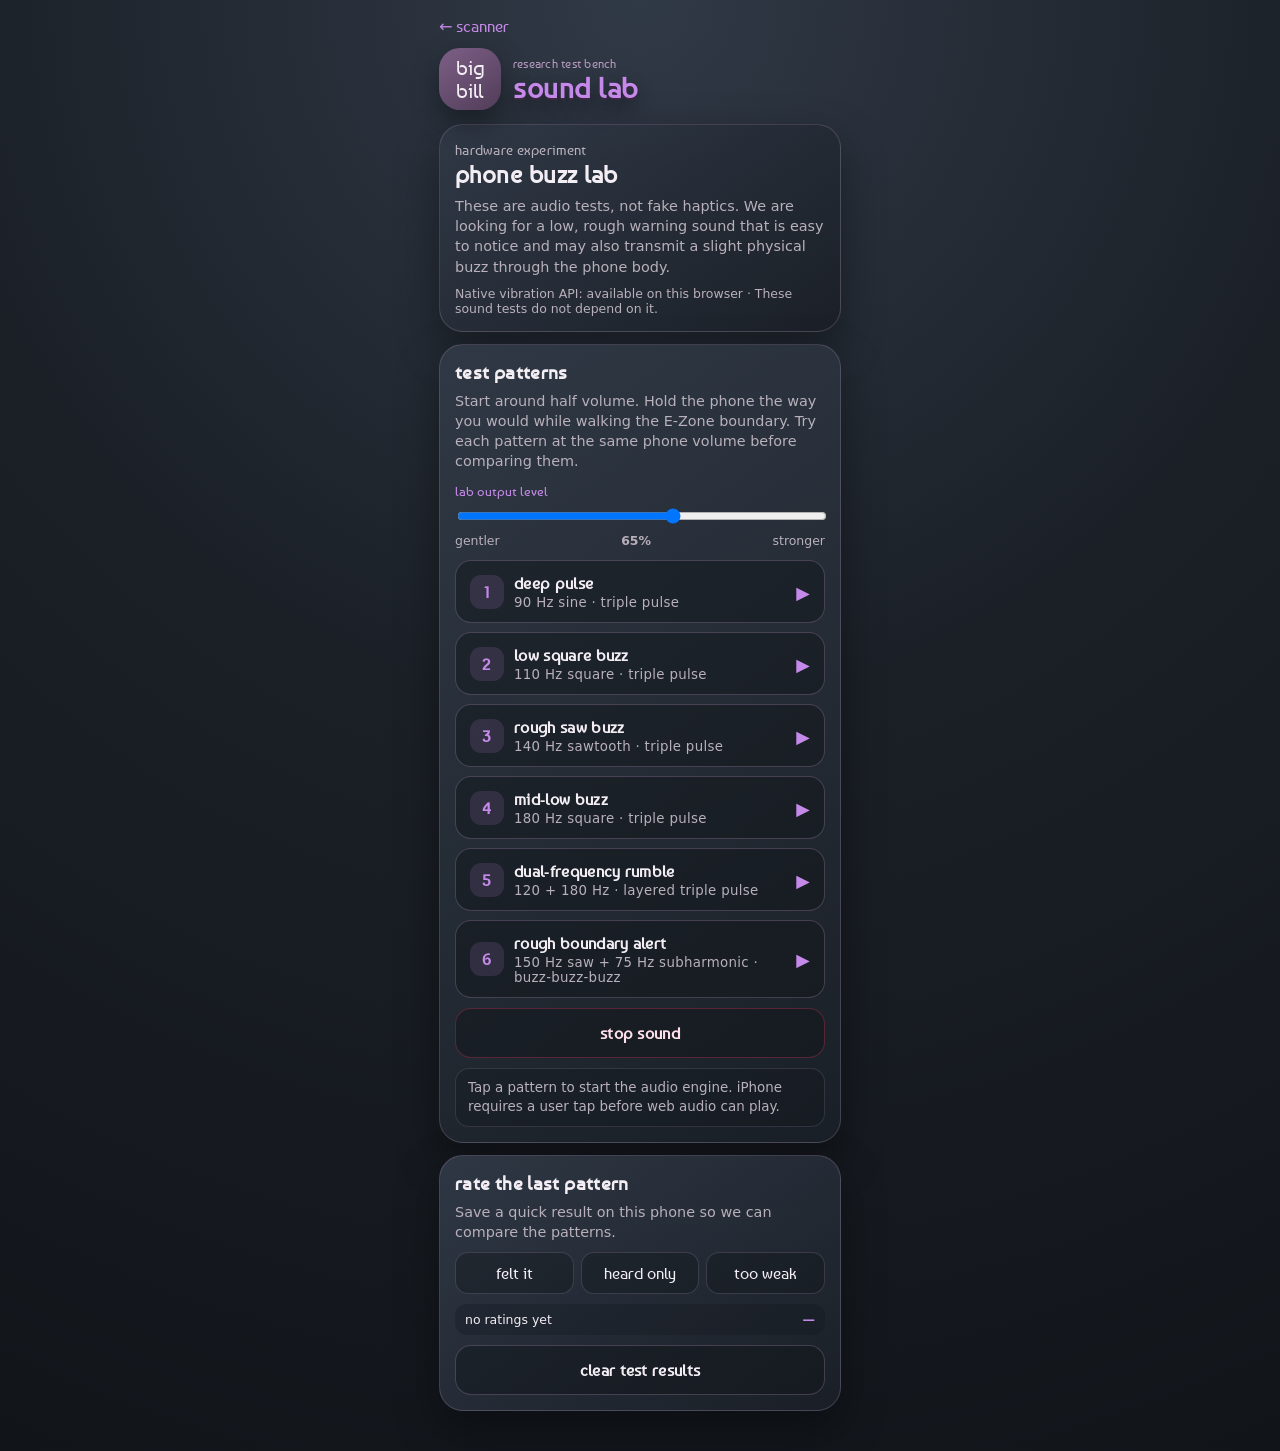
<file: sound-lab-preview.html>
<!DOCTYPE html>
<html lang="en">
<head>
<meta charset="UTF-8">
<meta name="viewport" content="width=device-width,initial-scale=1,maximum-scale=1,user-scalable=no,viewport-fit=cover">
<meta name="apple-mobile-web-app-capable" content="yes">
<meta name="theme-color" content="#1b2027">
<title>Bill's Research App — Sound Lab</title>
<link rel="preconnect" href="https://fonts.googleapis.com">
<link rel="preconnect" href="https://fonts.gstatic.com" crossorigin>
<link href="https://fonts.googleapis.com/css2?family=Baumans&display=swap" rel="stylesheet">
<style>
:root{--display:"Baumans","Arial Rounded MT Bold",system-ui,sans-serif;--body:Inter,system-ui,-apple-system,"Segoe UI",sans-serif;--bg:#11151a;--panel:#242b34;--panel2:#303946;--purple:#7d5f86;--purple2:#c58ae9;--cream:#f3edf4;--muted:#b8b0ba;--red:#8d2f4a}
*{box-sizing:border-box}html,body{margin:0;min-height:100%;background:radial-gradient(circle at top,#303946 0%,#1b2027 45%,#11151a 100%);color:var(--cream);font-family:var(--body)}
button,input{font:inherit}button{cursor:pointer;touch-action:manipulation}
.app{width:min(100%,430px);min-height:100dvh;margin:auto;padding:16px 14px calc(28px + env(safe-area-inset-bottom))}
.top{display:flex;align-items:center;gap:12px;margin-bottom:14px}
.bill-face{width:62px;height:62px;border-radius:21px;display:grid;place-items:center;background:linear-gradient(145deg,var(--purple),#513d59);font-family:var(--display);font-size:1.25rem;box-shadow:0 12px 28px rgba(0,0,0,.38)}
h1,h2,h3,.eyebrow,.btn{font-family:var(--display);text-transform:lowercase;letter-spacing:.02em}
.eyebrow{margin:0 0 3px;color:#b89ac0;font-size:.76rem}h1{margin:0;font-size:1.75rem;line-height:1;color:var(--purple2);text-shadow:0 2px 0 #3a2742,0 8px 18px rgba(0,0,0,.45)}
.card{border:1px solid rgba(184,154,192,.24);border-radius:24px;padding:15px;background:linear-gradient(145deg,rgba(48,57,70,.97),rgba(27,32,39,.96));box-shadow:0 18px 44px rgba(0,0,0,.38);margin-bottom:12px}
.card h2,.card h3{margin:0 0 8px}.card p{margin:0;color:var(--muted);line-height:1.4;font-size:.9rem}
.btn{min-height:50px;border-radius:16px;padding:12px 14px;font-weight:900;border:1px solid rgba(184,154,192,.28);background:rgba(17,21,26,.48);color:var(--cream)}
.btn.danger{border-color:rgba(141,47,74,.55);color:#ffe0ea}
.sound-grid{display:grid;gap:9px;margin-top:12px}
.sound-test{width:100%;display:grid;grid-template-columns:auto 1fr auto;align-items:center;gap:10px;text-align:left}
.test-num{width:34px;height:34px;border-radius:11px;display:grid;place-items:center;background:rgba(197,138,233,.14);color:var(--purple2);font-weight:900}
.sound-test small{display:block;color:var(--muted);font-family:var(--body);font-weight:500;text-transform:none;margin-top:2px}.play{font-size:1.1rem;color:var(--purple2)}
.control{display:grid;gap:7px;margin-top:12px}.control label{font-family:var(--display);font-size:.84rem;color:var(--purple2)}.control input{width:100%}
.readout{display:flex;justify-content:space-between;gap:10px;color:var(--muted);font-size:.78rem}
.status{margin-top:10px;min-height:42px;padding:10px 12px;border-radius:14px;border:1px solid rgba(184,154,192,.18);background:rgba(17,21,26,.28);color:var(--muted);font-size:.84rem;line-height:1.35}
.rating{display:grid;grid-template-columns:repeat(3,1fr);gap:7px;margin-top:10px}.rating button{min-height:42px;border:1px solid rgba(184,154,192,.22);border-radius:13px;background:rgba(17,21,26,.38);color:var(--cream);font-family:var(--display)}.rating button.selected{background:rgba(125,95,134,.55);border-color:rgba(197,138,233,.55)}
.results{display:grid;gap:6px;margin-top:10px}.result-row{display:flex;justify-content:space-between;gap:10px;padding:8px 10px;border-radius:12px;background:rgba(17,21,26,.28);font-size:.78rem}.result-row span:last-child{color:var(--purple2);font-weight:800}
.capability{margin-top:9px;font-size:.78rem;color:var(--muted)}
.back{display:inline-block;color:var(--purple2);text-decoration:none;font-family:var(--display);margin-bottom:12px}
@media(max-width:360px){.sound-test{grid-template-columns:auto 1fr}.sound-test .play{display:none}.rating{grid-template-columns:1fr}}
</style>
</head>
<body>
<main class="app">
<a class="back" href="./">← scanner</a>
<header class="top"><div class="bill-face">big<br>bill</div><div><p class="eyebrow">research test bench</p><h1>sound lab</h1></div></header>
<section class="card"><p class="eyebrow">hardware experiment</p><h2>phone buzz lab</h2><p>These are audio tests, not fake haptics. We are looking for a low, rough warning sound that is easy to notice and may also transmit a slight physical buzz through the phone body.</p><div class="capability" id="vibrationCapability"></div></section>
<section class="card">
<h3>test patterns</h3><p>Start around half volume. Hold the phone the way you would while walking the E-Zone boundary. Try each pattern at the same phone volume before comparing them.</p>
<div class="control"><label for="labVolume">lab output level</label><input id="labVolume" type="range" min="0.15" max="1" step="0.05" value="0.65"><div class="readout"><span>gentler</span><strong id="labVolumeValue">65%</strong><span>stronger</span></div></div>
<div class="sound-grid">
<button class="btn sound-test" type="button" data-pattern="1"><span class="test-num">1</span><span>deep pulse<small>90 Hz sine · triple pulse</small></span><span class="play">▶</span></button>
<button class="btn sound-test" type="button" data-pattern="2"><span class="test-num">2</span><span>low square buzz<small>110 Hz square · triple pulse</small></span><span class="play">▶</span></button>
<button class="btn sound-test" type="button" data-pattern="3"><span class="test-num">3</span><span>rough saw buzz<small>140 Hz sawtooth · triple pulse</small></span><span class="play">▶</span></button>
<button class="btn sound-test" type="button" data-pattern="4"><span class="test-num">4</span><span>mid-low buzz<small>180 Hz square · triple pulse</small></span><span class="play">▶</span></button>
<button class="btn sound-test" type="button" data-pattern="5"><span class="test-num">5</span><span>dual-frequency rumble<small>120 + 180 Hz · layered triple pulse</small></span><span class="play">▶</span></button>
<button class="btn sound-test" type="button" data-pattern="6"><span class="test-num">6</span><span>rough boundary alert<small>150 Hz saw + 75 Hz subharmonic · buzz-buzz-buzz</small></span><span class="play">▶</span></button>
</div>
<button id="stopSoundBtn" class="btn danger" type="button" style="width:100%;margin-top:10px">stop sound</button>
<div id="labStatus" class="status" aria-live="polite">Tap a pattern to start the audio engine. iPhone requires a user tap before web audio can play.</div>
</section>
<section class="card"><h3>rate the last pattern</h3><p>Save a quick result on this phone so we can compare the patterns.</p><div class="rating"><button type="button" data-rating="felt">felt it</button><button type="button" data-rating="heard">heard only</button><button type="button" data-rating="weak">too weak</button></div><div id="labResults" class="results"></div><button id="clearResultsBtn" class="btn" type="button" style="width:100%;margin-top:10px">clear test results</button></section>
</main>
<script>
const $=id=>document.getElementById(id);
let audioCtx=null,activeNodes=[],lastPattern="";
const KEY="billsResearchSoundLabResultsV1";
function volume(){return Number($("labVolume").value||0.65)}
function stopSound(){activeNodes.forEach(n=>{try{n.stop?.()}catch(e){}try{n.disconnect?.()}catch(e){}});activeNodes=[]}
async function ensureAudio(){const Ctx=window.AudioContext||window.webkitAudioContext;if(!Ctx)throw new Error("Web Audio is not available on this browser.");if(!audioCtx)audioCtx=new Ctx();if(audioCtx.state==="suspended")await audioCtx.resume();return audioCtx}
function tone(ctx,{freq,type,start,duration,gain,destination}){const osc=ctx.createOscillator(),amp=ctx.createGain();osc.type=type;osc.frequency.setValueAtTime(freq,start);amp.gain.setValueAtTime(0,start);amp.gain.linearRampToValueAtTime(gain,start+.012);amp.gain.setValueAtTime(gain,Math.max(start+.012,start+duration-.025));amp.gain.linearRampToValueAtTime(0,start+duration);osc.connect(amp).connect(destination);osc.start(start);osc.stop(start+duration+.02);activeNodes.push(osc,amp)}
async function play(id){stopSound();const ctx=await ensureAudio(),master=ctx.createGain();master.gain.value=Math.min(.85,volume());master.connect(ctx.destination);activeNodes.push(master);const now=ctx.currentTime+.025,starts=[0,.24,.48],duration=.14,defs={"1":[{freq:90,type:"sine",gain:.9}],"2":[{freq:110,type:"square",gain:.48}],"3":[{freq:140,type:"sawtooth",gain:.42}],"4":[{freq:180,type:"square",gain:.38}],"5":[{freq:120,type:"square",gain:.28},{freq:180,type:"sawtooth",gain:.25}],"6":[{freq:150,type:"sawtooth",gain:.31},{freq:75,type:"square",gain:.18}]};(defs[id]||defs["1"]).forEach(d=>starts.forEach(off=>tone(ctx,{...d,start:now+off,duration,destination:master})));lastPattern=id;$("labStatus").textContent="Playing pattern "+id+" — notice both sound and any physical buzz through the phone body.";setTimeout(()=>{if(lastPattern===id)$("labStatus").textContent="Pattern "+id+" finished. Rate what you actually experienced, then try another."},900)}
function getResults(){try{return JSON.parse(localStorage.getItem(KEY)||"{}")}catch(e){return {}}}
function renderResults(){const r=getResults();$("labResults").innerHTML=Object.keys(r).sort().map(id=>'<div class="result-row"><span>pattern '+id+'</span><span>'+r[id]+'</span></div>').join("")||'<div class="result-row"><span>no ratings yet</span><span>—</span></div>'}
function rate(value){if(!lastPattern){$("labStatus").textContent="Play a pattern first, then rate it.";return}const r=getResults();r[lastPattern]=value;localStorage.setItem(KEY,JSON.stringify(r));document.querySelectorAll("[data-rating]").forEach(b=>b.classList.toggle("selected",b.dataset.rating===value));renderResults();$("labStatus").textContent="Saved: pattern "+lastPattern+" → "+value+"."}
document.querySelectorAll(".sound-test").forEach(b=>b.addEventListener("click",()=>play(b.dataset.pattern).catch(e=>$("labStatus").textContent=e.message)));
$("stopSoundBtn").addEventListener("click",()=>{stopSound();$("labStatus").textContent="Sound stopped."});
$("labVolume").addEventListener("input",e=>$("labVolumeValue").textContent=Math.round(Number(e.target.value)*100)+"%");
document.querySelectorAll("[data-rating]").forEach(b=>b.addEventListener("click",()=>rate(b.dataset.rating)));
$("clearResultsBtn").addEventListener("click",()=>{localStorage.removeItem(KEY);renderResults();$("labStatus").textContent="Sound Lab ratings cleared."});
$("vibrationCapability").textContent="Native vibration API: "+(typeof navigator.vibrate==="function"?"available on this browser":"not available here")+" · These sound tests do not depend on it.";
renderResults();
</script>
</body>
</html>
</file>
